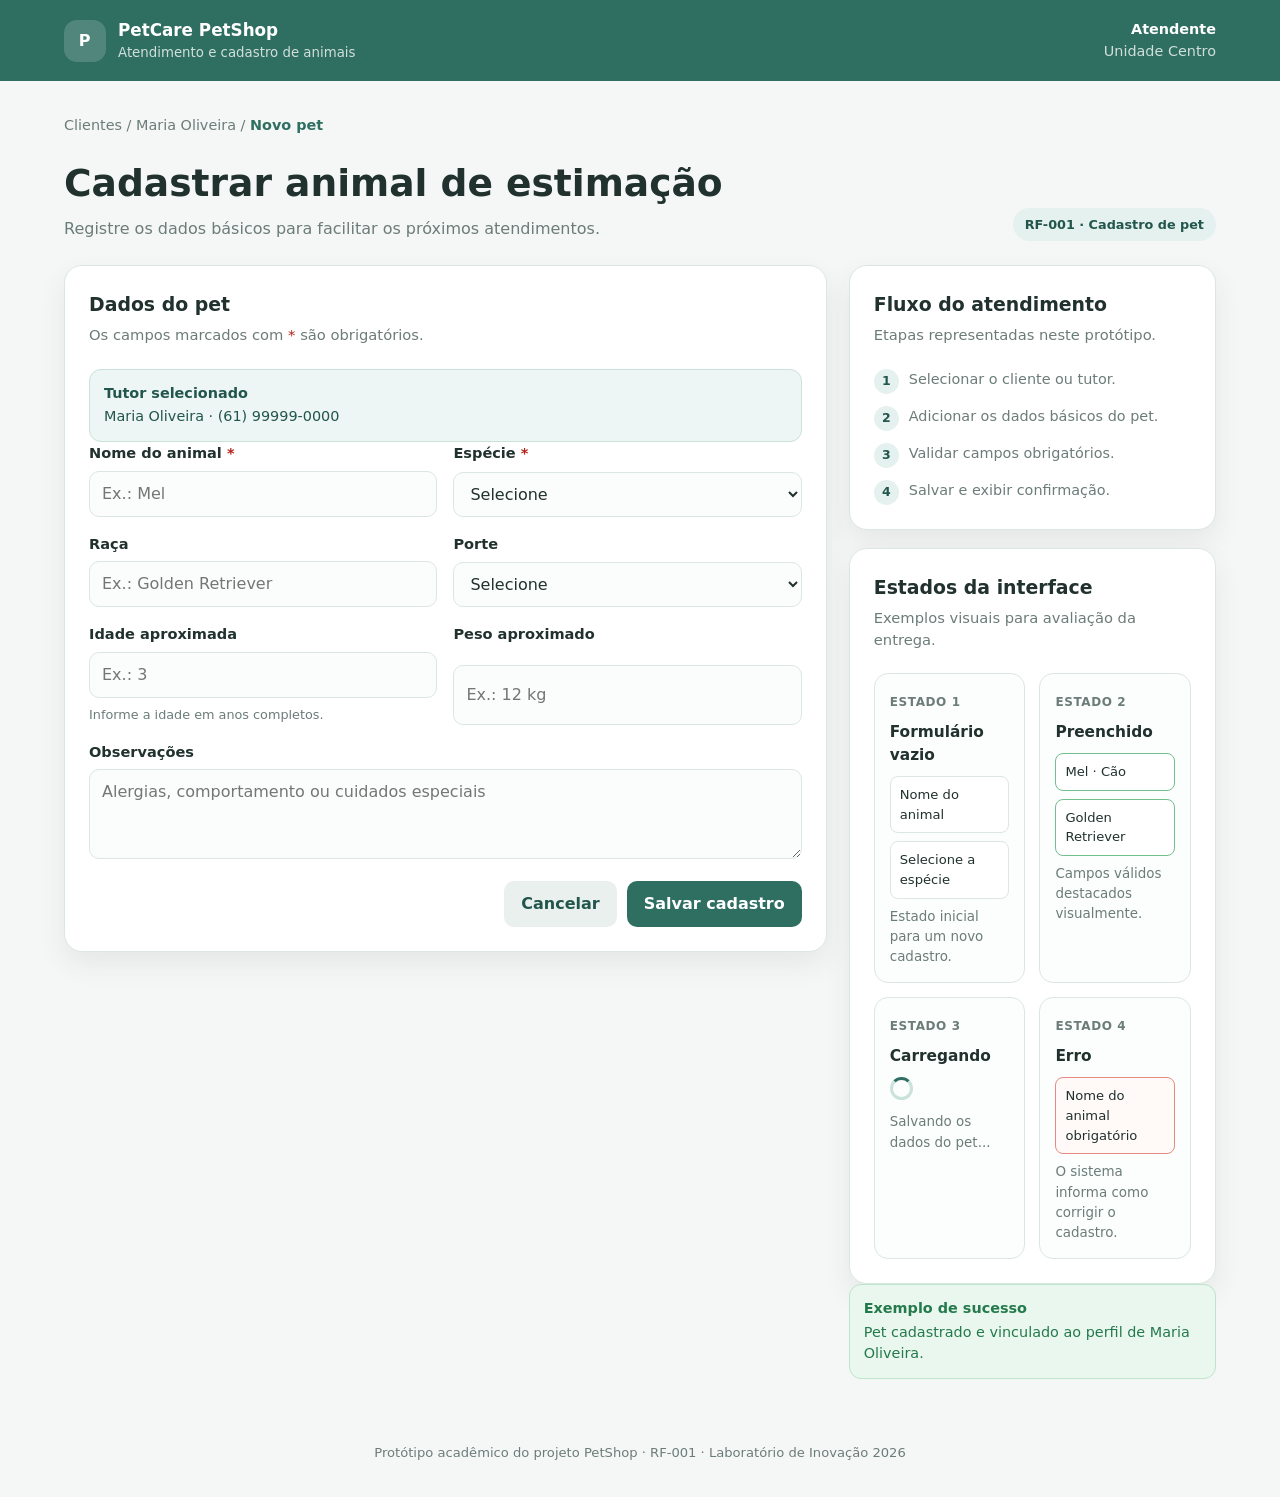
<file: index.html>
<!DOCTYPE html>
<html lang="pt-BR">
<head>
  <meta charset="UTF-8">
  <meta name="viewport" content="width=device-width, initial-scale=1.0">
  <title>PetShop — Cadastro de pet</title>
  <style>
    :root {
      --primary: #2f6f62;
      --primary-dark: #22564c;
      --secondary: #f2b45b;
      --background: #f5f7f6;
      --surface: #ffffff;
      --text: #20312e;
      --muted: #6c7c79;
      --border: #dce6e2;
      --success: #247a4c;
      --success-bg: #eaf7ee;
      --danger: #b42318;
      --danger-bg: #fff0ee;
      --info-bg: #eef6f5;
      --shadow: 0 12px 28px rgba(32, 49, 46, 0.08);
      font-family: Inter, ui-sans-serif, system-ui, -apple-system, BlinkMacSystemFont, "Segoe UI", sans-serif;
    }

    * { box-sizing: border-box; }

    body {
      margin: 0;
      background: var(--background);
      color: var(--text);
      line-height: 1.5;
    }

    button, input, select, textarea { font: inherit; }

    .app-shell { min-height: 100vh; }

    header {
      background: var(--primary);
      color: #fff;
      padding: 18px 5vw;
      display: flex;
      align-items: center;
      justify-content: space-between;
      gap: 20px;
    }

    .brand { display: flex; align-items: center; gap: 12px; }
    .brand-mark {
      width: 42px;
      height: 42px;
      display: grid;
      place-items: center;
      border-radius: 13px;
      background: rgba(255,255,255,0.16);
      font-weight: 800;
      letter-spacing: 0.04em;
    }
    .brand strong { display: block; font-size: 1.05rem; }
    .brand small { display: block; opacity: 0.78; }

    .profile {
      text-align: right;
      font-size: 0.9rem;
    }
    .profile span { display: block; opacity: 0.78; }

    main {
      width: min(1180px, 90vw);
      margin: 34px auto 64px;
    }

    .breadcrumb {
      color: var(--muted);
      font-size: 0.9rem;
      margin-bottom: 18px;
    }
    .breadcrumb strong { color: var(--primary); }

    .page-heading {
      display: flex;
      justify-content: space-between;
      align-items: flex-end;
      gap: 20px;
      margin-bottom: 24px;
    }
    h1, h2, h3, p { margin-top: 0; }
    h1 { margin-bottom: 6px; font-size: clamp(1.7rem, 3vw, 2.35rem); }
    .subtitle { margin: 0; color: var(--muted); }

    .tag {
      display: inline-flex;
      align-items: center;
      border-radius: 999px;
      background: #e5f1ee;
      color: var(--primary-dark);
      padding: 7px 12px;
      font-size: 0.8rem;
      font-weight: 700;
      white-space: nowrap;
    }

    .layout {
      display: grid;
      grid-template-columns: minmax(0, 1.35fr) minmax(280px, 0.65fr);
      gap: 22px;
      align-items: start;
    }

    .card {
      background: var(--surface);
      border: 1px solid var(--border);
      border-radius: 18px;
      box-shadow: var(--shadow);
      padding: 24px;
    }
    .card + .card { margin-top: 18px; }
    .card h2 { font-size: 1.18rem; margin-bottom: 6px; }
    .card-intro { color: var(--muted); margin-bottom: 22px; font-size: 0.92rem; }

    form { display: grid; gap: 18px; }
    .field-grid { display: grid; grid-template-columns: repeat(2, minmax(0, 1fr)); gap: 16px; }
    .field { display: grid; gap: 7px; }
    .field.full { grid-column: 1 / -1; }
    label { font-weight: 700; font-size: 0.91rem; }
    .required { color: var(--danger); }
    input, select, textarea {
      width: 100%;
      border: 1px solid var(--border);
      background: #fbfdfc;
      color: var(--text);
      border-radius: 10px;
      min-height: 44px;
      padding: 10px 12px;
      outline: none;
      transition: border-color .2s, box-shadow .2s;
    }
    textarea { min-height: 90px; resize: vertical; }
    input:focus, select:focus, textarea:focus {
      border-color: var(--primary);
      box-shadow: 0 0 0 3px rgba(47,111,98,.15);
    }
    .help { color: var(--muted); font-size: 0.8rem; }

    .actions { display: flex; justify-content: flex-end; gap: 10px; padding-top: 4px; }
    button {
      border: 0;
      border-radius: 10px;
      padding: 11px 17px;
      cursor: pointer;
      font-weight: 750;
    }
    .btn-primary { color: #fff; background: var(--primary); }
    .btn-primary:hover { background: var(--primary-dark); }
    .btn-secondary { color: var(--primary-dark); background: #e9f0ee; }

    .notice {
      border-radius: 12px;
      padding: 13px 14px;
      font-size: 0.9rem;
      border: 1px solid transparent;
    }
    .notice strong { display: block; margin-bottom: 2px; }
    .notice.info { background: var(--info-bg); color: var(--primary-dark); border-color: #c9e2dc; }
    .notice.success { background: var(--success-bg); color: var(--success); border-color: #bee4c9; }
    .notice.error { background: var(--danger-bg); color: var(--danger); border-color: #f3c7c2; }

    .side-list { display: grid; gap: 12px; margin: 0; padding: 0; list-style: none; }
    .side-list li { display: flex; gap: 10px; align-items: flex-start; color: var(--muted); font-size: 0.9rem; }
    .step {
      flex: 0 0 25px;
      height: 25px;
      display: grid;
      place-items: center;
      border-radius: 50%;
      color: var(--primary-dark);
      background: #e5f1ee;
      font-weight: 800;
      font-size: 0.78rem;
    }

    .state-grid { display: grid; grid-template-columns: repeat(2, minmax(0, 1fr)); gap: 14px; }
    .state-card {
      border: 1px solid var(--border);
      border-radius: 14px;
      padding: 15px;
      background: #fcfefd;
    }
    .state-card h3 { font-size: 0.96rem; margin-bottom: 9px; }
    .state-card p { font-size: 0.84rem; color: var(--muted); margin-bottom: 0; }
    .state-label {
      display: inline-block;
      margin-bottom: 10px;
      color: var(--muted);
      font-size: 0.75rem;
      font-weight: 800;
      letter-spacing: .05em;
      text-transform: uppercase;
    }
    .mini-field {
      border: 1px solid var(--border);
      border-radius: 8px;
      padding: 8px 9px;
      background: #fff;
      font-size: .82rem;
      margin-bottom: 8px;
    }
    .mini-field.valid { border-color: #72bf8d; }
    .mini-field.invalid { border-color: #e58b83; background: #fff9f8; }
    .spinner {
      width: 23px;
      height: 23px;
      margin: 7px 0 12px;
      border: 3px solid #c9e2dc;
      border-top-color: var(--primary);
      border-radius: 50%;
    }

    footer {
      width: min(1180px, 90vw);
      margin: 0 auto 34px;
      color: var(--muted);
      font-size: .82rem;
      text-align: center;
    }

    @media (max-width: 800px) {
      header { align-items: flex-start; }
      .profile { display: none; }
      .layout { grid-template-columns: 1fr; }
    }

    @media (max-width: 520px) {
      main { width: min(94vw, 1180px); margin-top: 22px; }
      header { padding: 15px 3vw; }
      .page-heading { display: block; }
      .page-heading .tag { margin-top: 14px; }
      .card { padding: 18px; border-radius: 15px; }
      .field-grid, .state-grid { grid-template-columns: 1fr; }
      .field.full { grid-column: auto; }
      .actions { flex-direction: column-reverse; }
      button { width: 100%; }
    }
  </style>
</head>
<body>
  <div class="app-shell">
    <header>
      <div class="brand">
        <div class="brand-mark" aria-hidden="true">P</div>
        <div>
          <strong>PetCare PetShop</strong>
          <small>Atendimento e cadastro de animais</small>
        </div>
      </div>
      <div class="profile">
        <strong>Atendente</strong>
        <span>Unidade Centro</span>
      </div>
    </header>

    <main>
      <div class="breadcrumb">Clientes / Maria Oliveira / <strong>Novo pet</strong></div>

      <div class="page-heading">
        <div>
          <h1>Cadastrar animal de estimação</h1>
          <p class="subtitle">Registre os dados básicos para facilitar os próximos atendimentos.</p>
        </div>
        <span class="tag">RF-001 · Cadastro de pet</span>
      </div>

      <div class="layout">
        <section class="card" aria-labelledby="form-title">
          <h2 id="form-title">Dados do pet</h2>
          <p class="card-intro">Os campos marcados com <span class="required">*</span> são obrigatórios.</p>

          <div class="notice info" role="note">
            <strong>Tutor selecionado</strong>
            Maria Oliveira · (61) 99999-0000
          </div>

          <form action="#" method="post">
            <div class="field-grid">
              <div class="field">
                <label for="pet-name">Nome do animal <span class="required">*</span></label>
                <input id="pet-name" name="pet-name" type="text" placeholder="Ex.: Mel" required>
              </div>

              <div class="field">
                <label for="species">Espécie <span class="required">*</span></label>
                <select id="species" name="species" required>
                  <option value="">Selecione</option>
                  <option value="cao">Cão</option>
                  <option value="gato">Gato</option>
                  <option value="ave">Ave</option>
                  <option value="outro">Outro</option>
                </select>
              </div>

              <div class="field">
                <label for="breed">Raça</label>
                <input id="breed" name="breed" type="text" placeholder="Ex.: Golden Retriever">
              </div>

              <div class="field">
                <label for="size">Porte</label>
                <select id="size" name="size">
                  <option value="">Selecione</option>
                  <option value="pequeno">Pequeno</option>
                  <option value="medio">Médio</option>
                  <option value="grande">Grande</option>
                </select>
              </div>

              <div class="field">
                <label for="age">Idade aproximada</label>
                <input id="age" name="age" type="number" min="0" placeholder="Ex.: 3">
                <span class="help">Informe a idade em anos completos.</span>
              </div>

              <div class="field">
                <label for="weight">Peso aproximado</label>
                <input id="weight" name="weight" type="text" placeholder="Ex.: 12 kg">
              </div>

              <div class="field full">
                <label for="notes">Observações</label>
                <textarea id="notes" name="notes" placeholder="Alergias, comportamento ou cuidados especiais"></textarea>
              </div>
            </div>

            <div class="actions">
              <button class="btn-secondary" type="reset">Cancelar</button>
              <button class="btn-primary" type="submit">Salvar cadastro</button>
            </div>
          </form>
        </section>

        <aside>
          <section class="card" aria-labelledby="flow-title">
            <h2 id="flow-title">Fluxo do atendimento</h2>
            <p class="card-intro">Etapas representadas neste protótipo.</p>
            <ol class="side-list">
              <li><span class="step">1</span><span>Selecionar o cliente ou tutor.</span></li>
              <li><span class="step">2</span><span>Adicionar os dados básicos do pet.</span></li>
              <li><span class="step">3</span><span>Validar campos obrigatórios.</span></li>
              <li><span class="step">4</span><span>Salvar e exibir confirmação.</span></li>
            </ol>
          </section>

          <section class="card" aria-labelledby="states-title">
            <h2 id="states-title">Estados da interface</h2>
            <p class="card-intro">Exemplos visuais para avaliação da entrega.</p>
            <div class="state-grid">
              <article class="state-card">
                <span class="state-label">Estado 1</span>
                <h3>Formulário vazio</h3>
                <div class="mini-field">Nome do animal</div>
                <div class="mini-field">Selecione a espécie</div>
                <p>Estado inicial para um novo cadastro.</p>
              </article>

              <article class="state-card">
                <span class="state-label">Estado 2</span>
                <h3>Preenchido</h3>
                <div class="mini-field valid">Mel · Cão</div>
                <div class="mini-field valid">Golden Retriever</div>
                <p>Campos válidos destacados visualmente.</p>
              </article>

              <article class="state-card">
                <span class="state-label">Estado 3</span>
                <h3>Carregando</h3>
                <div class="spinner" aria-label="Carregando"></div>
                <p>Salvando os dados do pet...</p>
              </article>

              <article class="state-card">
                <span class="state-label">Estado 4</span>
                <h3>Erro</h3>
                <div class="mini-field invalid">Nome do animal obrigatório</div>
                <p>O sistema informa como corrigir o cadastro.</p>
              </article>
            </div>
          </section>

          <div class="notice success" role="status">
            <strong>Exemplo de sucesso</strong>
            Pet cadastrado e vinculado ao perfil de Maria Oliveira.
          </div>
        </aside>
      </div>
    </main>

    <footer>
      Protótipo acadêmico do projeto PetShop · RF-001 · Laboratório de Inovação 2026
    </footer>
  </div>
</body>
</html>
</file>
